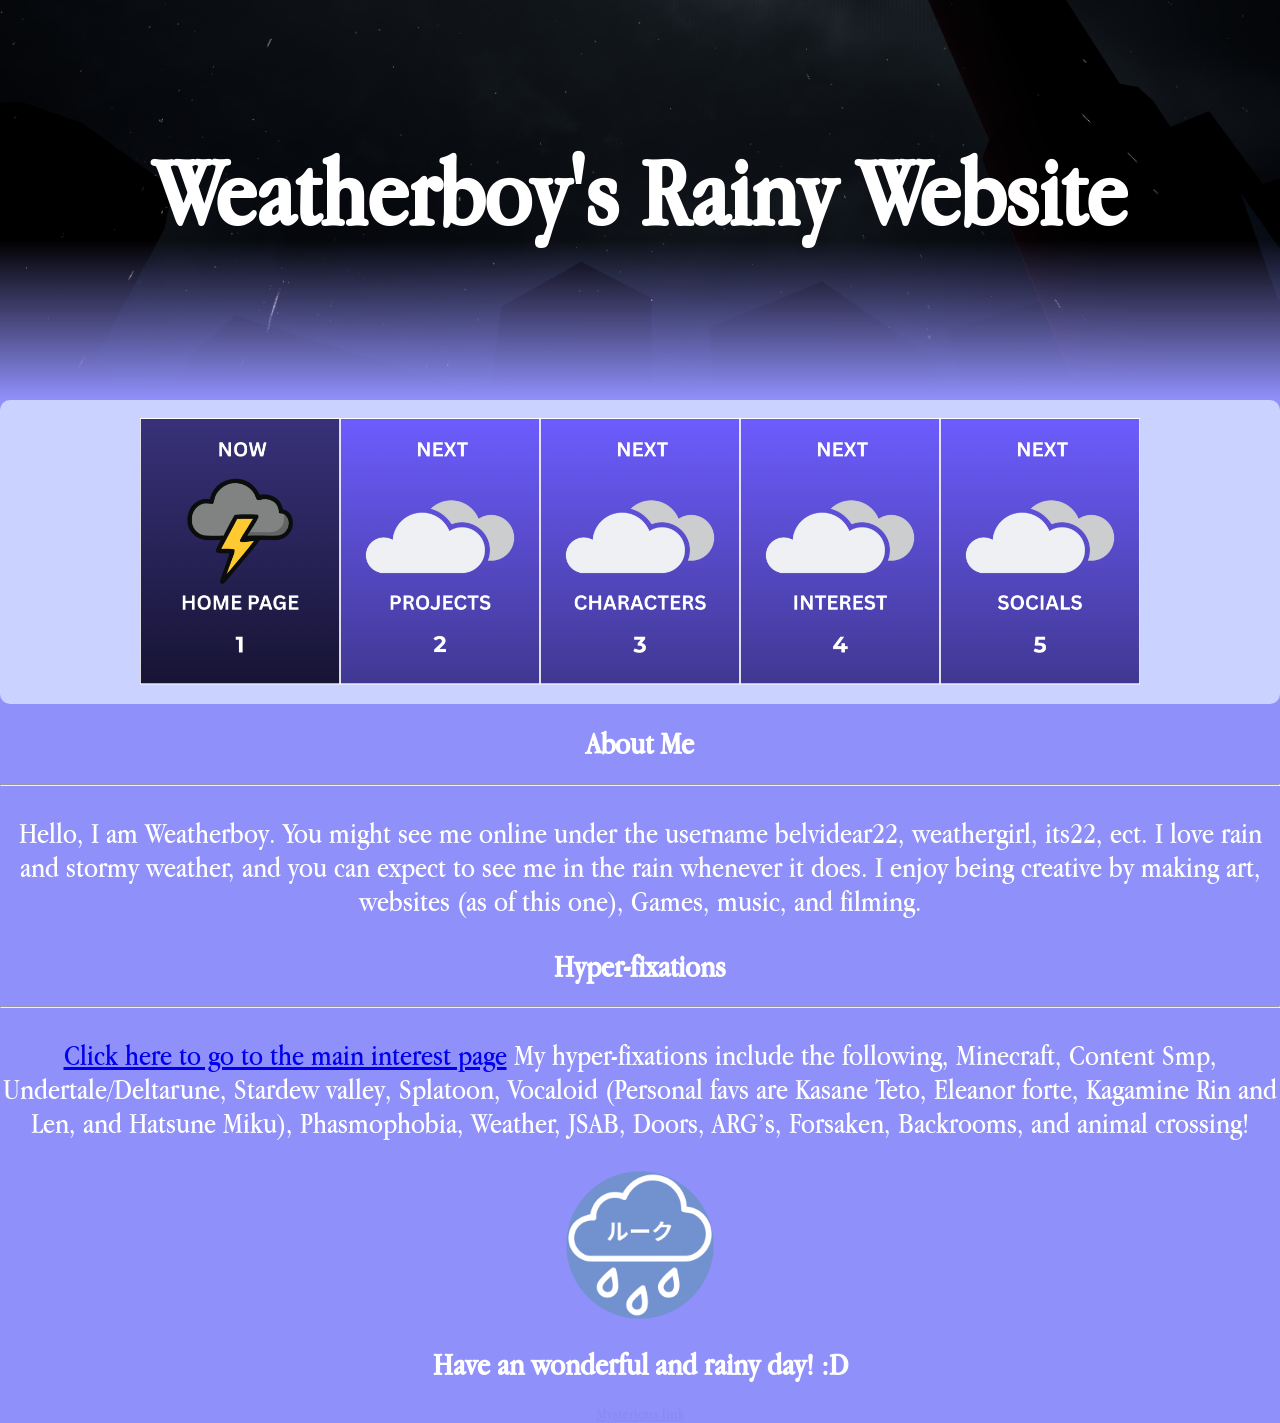
<file: index.html>
<!DOCTYPE html>
<html lang="en">
<head>
    <meta charset="UTF-8">
    <meta name="viewport" content="width=device-width, initial-scale=1.0">
    <title>Weatherboy's Rainy Website</title>
    <link rel="icon" type="image/x-icon" href="images/ルーク.png?">
    <link rel="stylesheet" href="mainpage.css">
</head>
<body>
    
    <div class="gradient-background">
                <h1 style="justify-content: center; display: flex; height: 250px; align-items: flex-end; font-size: 100px;  background: transparent; margin: 0;">
        Weatherboy's Rainy Website
        </h1>
    </div>
    <div class="box">
        <ul class="order">
            <a href="index.html" class="current"><li><img src="images/icon/homepagecurrent.png"></li></a>
            <a href="projects.html"><li><img src="images/icon/projectsnotcurrent.png"></li></a>
            <a href="characters.html"><li><img src="images/icon/charactersnotcurrent.png"></li></a>
            <a href="intrest.html"><li><img src="images/icon/interestnotcurrent.png"></li></a>
            <a href="social.html"><li><img src="images/icon/socialsnotcurrent.png"></li></a>
        </ul>
    </div>
    <h1>About Me</h1><hr>
    <p>Hello, I am Weatherboy. You might see me online under the username belvidear22, weathergirl, its22, ect. I love rain and stormy weather, and you can expect to see me in the rain whenever it does. I enjoy being creative by making art, websites (as of this one), Games, music, and filming. </p>
    <h1>Hyper-fixations</h1><hr>
    <p><a href="intrest.html">Click here to go to the main interest page</a> My hyper-fixations include the following, Minecraft, Content Smp, Undertale/Deltarune, Stardew valley, Splatoon, Vocaloid (Personal favs are Kasane Teto, Eleanor forte, Kagamine Rin and Len, and Hatsune Miku), Phasmophobia, Weather, JSAB, Doors, ARG’s, Forsaken, Backrooms, and animal crossing!</p>
    <div><img src="images\ルーク.png" alt="my logo" style="width: 150px; height: auto; justify-content: left;">
        <h1>Have an wonderful and rainy day! :D</h1>
    </div>
    <a href="https://www.youtube.com/watch?v=dQw4w9WgXcQ" style="color: rgb(138, 138, 241); text-align: left;">Mysterious link</a>
</body>
</html>
</file>
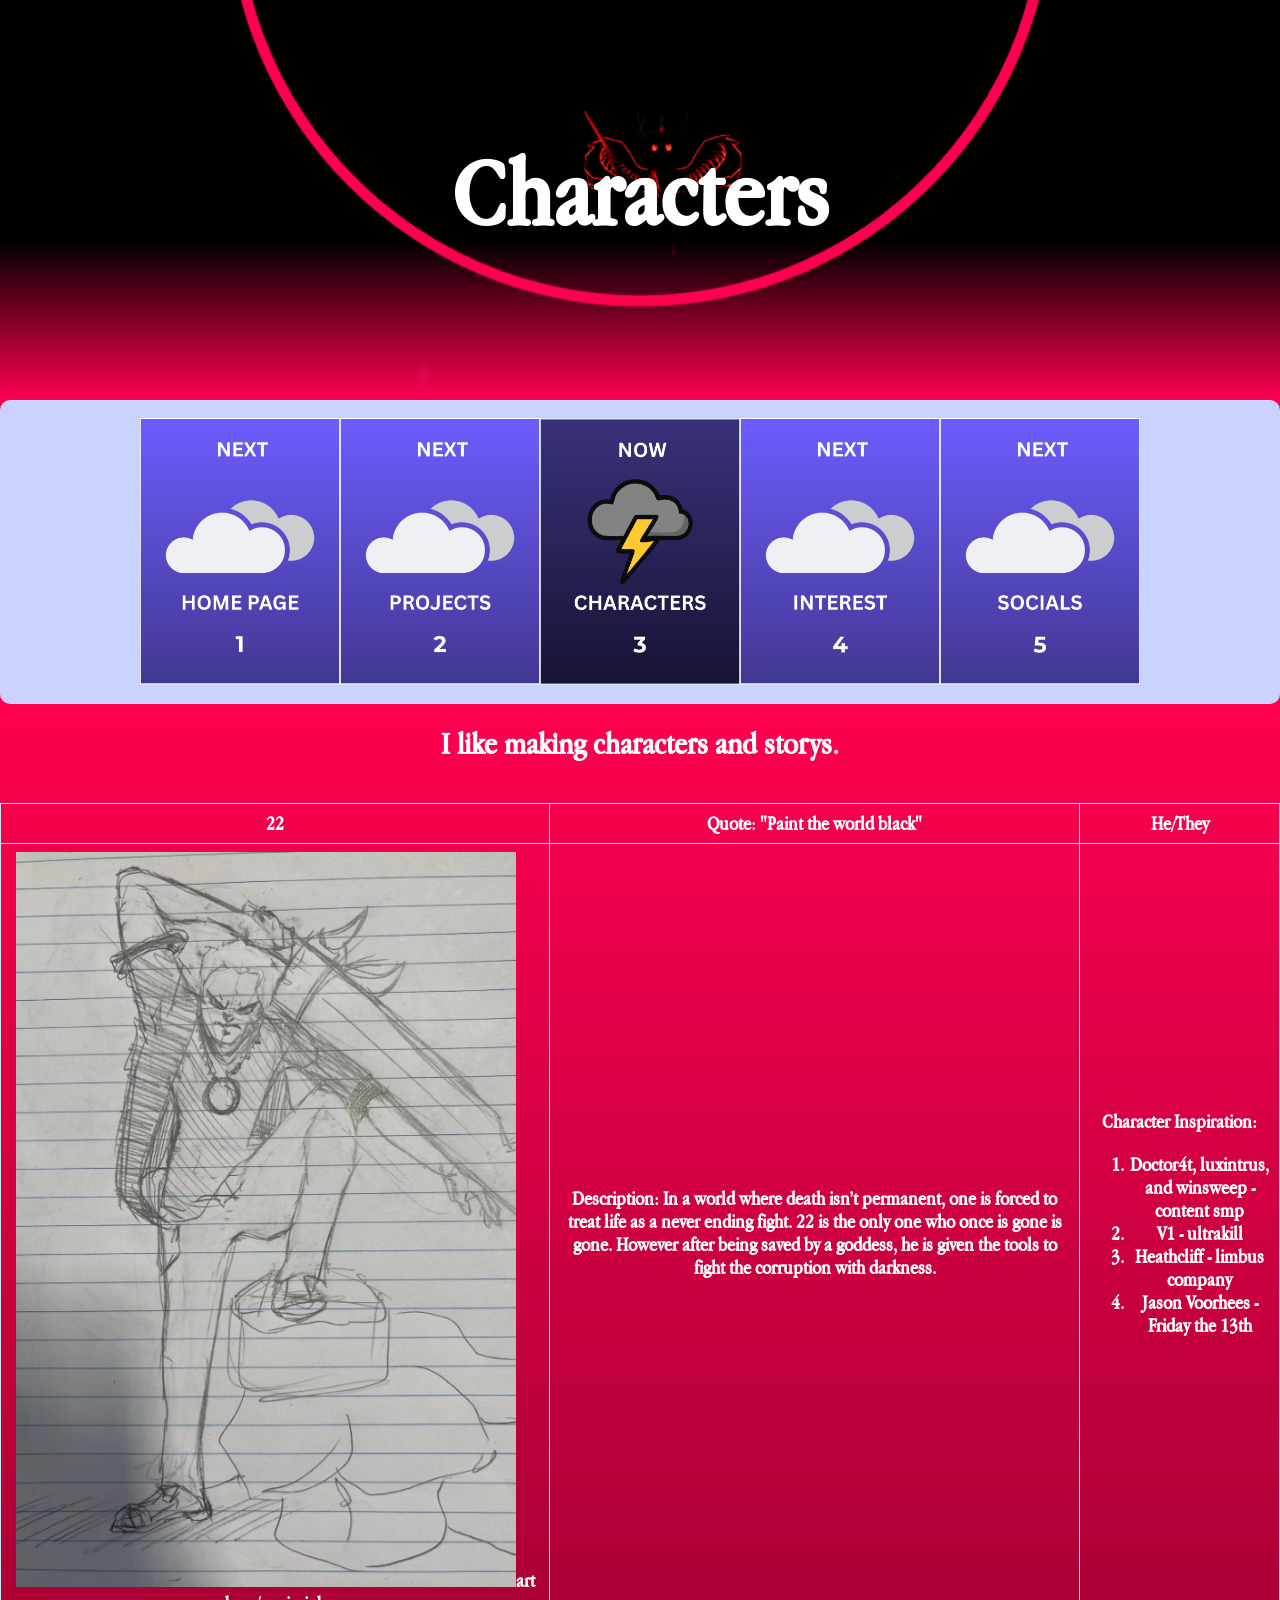
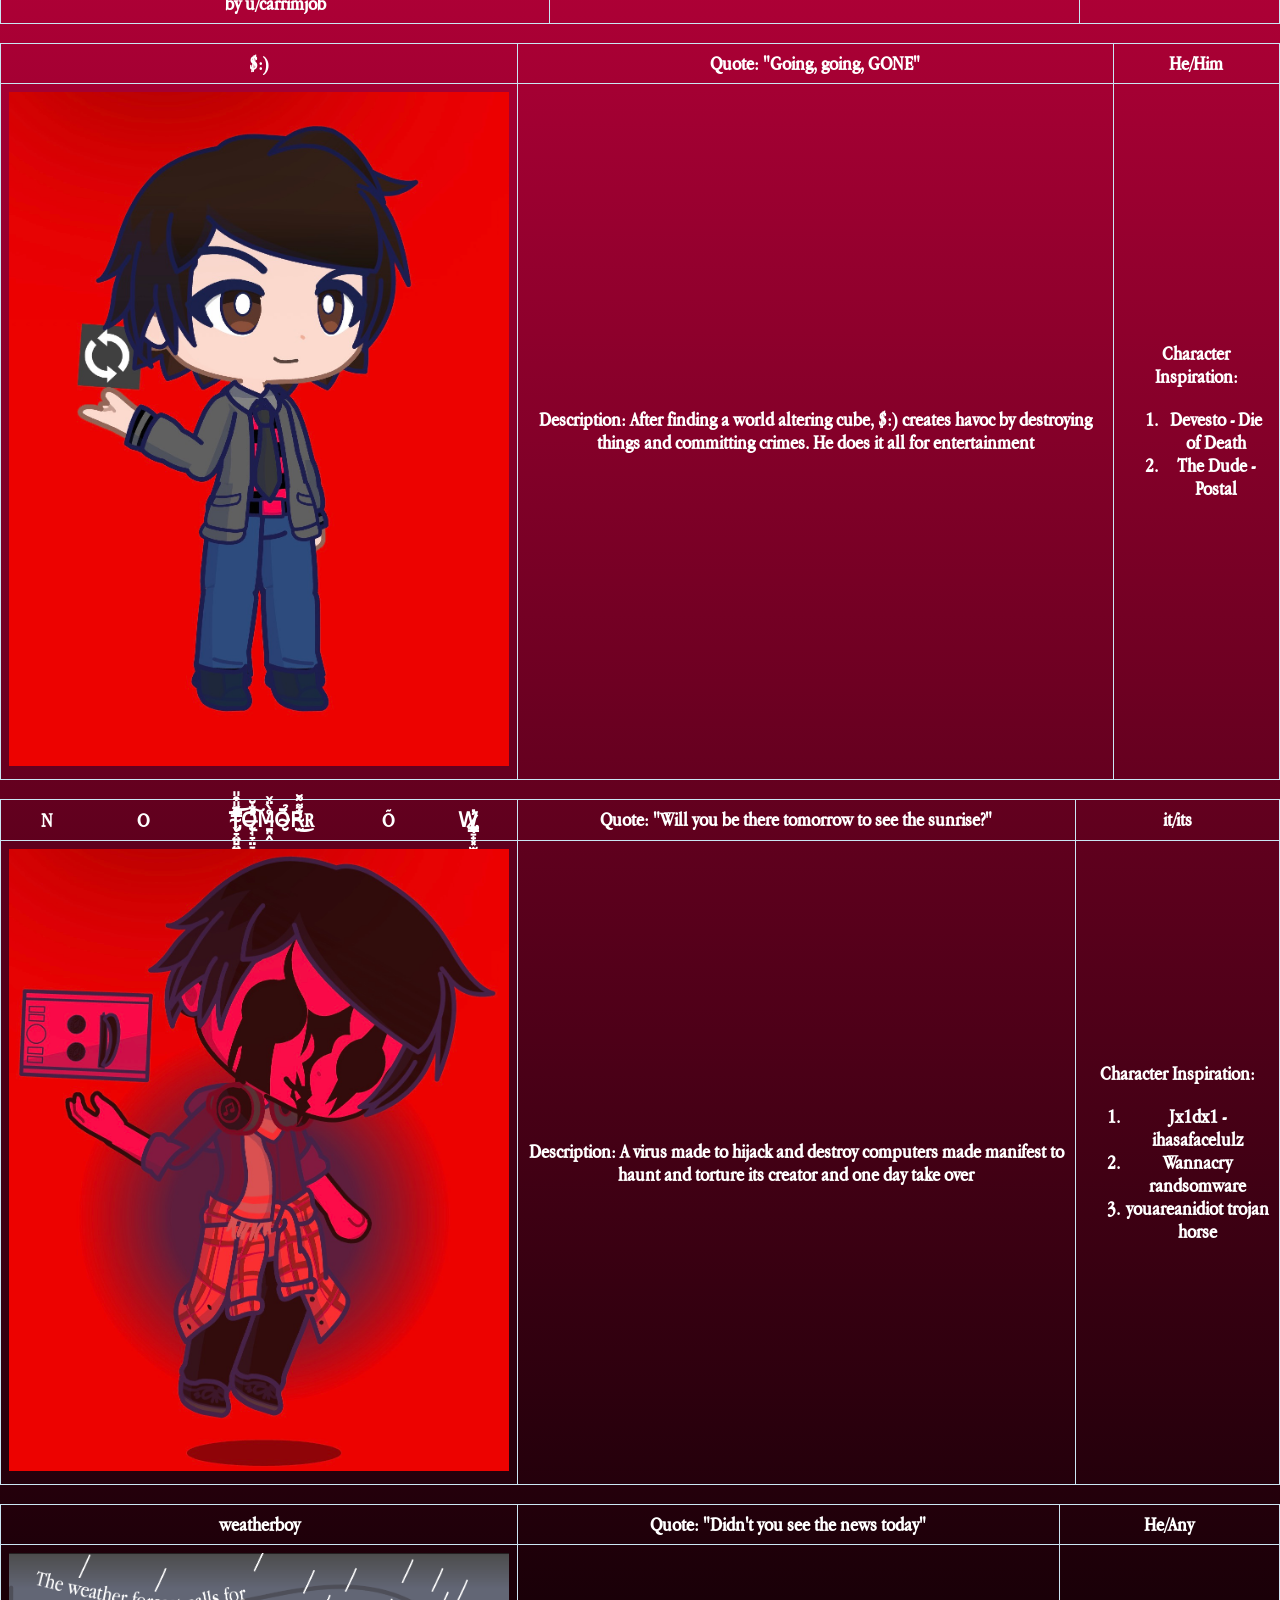
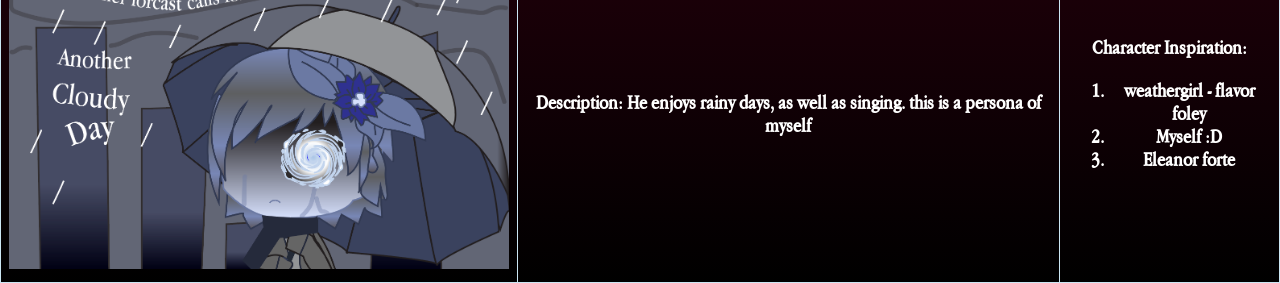
<file: characters.html>
<!DOCTYPE html>
<html lang="en">
<head>
    <meta charset="UTF-8">
    <meta name="viewport" content="width=device-width, initial-scale=1.0">
    <title>Weatherboy's Rainy Website - Characters</title>
    <link rel="icon" type="image/x-icon" href="images/ルーク.png">
    <link rel="stylesheet" href="characters.css">
</head>
<body>
    <div class="gradient-background">
        <h1 class="imagetext" style="justify-content: center; display: flex; height: 250px; align-items: flex-end; font-size: 100px;  background: transparent; margin: 0;">Characters</h1>
    </div>
    <div class="box">
        <ul class="order">
            <a href="index.html" class="current"><li><img src="images/icon/homepagenotcurrent.png"></li></a>
            <a href="projects.html"><li><img src="images/icon/projectsnotcurrent.png"></li></a>
            <a href="characters.html"><li><img src="images/icon/characterscurrent.png"></li></a>
            <a href="intrest.html"><li><img src="images/icon/interestnotcurrent.png"></li></a>
            <a href="social.html"><li><img src="images/icon/socialsnotcurrent.png"></li></a>
        </ul>
    </div>
    <h1>I like making characters and storys.</h1>
    <br>
    <Table>
        <tr>
            <th>22</th>
            <th>Quote: "Paint the world black"</th>
            <th>He/They</th>
        </tr>
        <tr>
            <th><img src="images/twentytwo.PNG" alt="22">art by u/carrimjob</th>
            <th>Description: In a world where death isn’t permanent, one is forced to treat life as a never ending fight. 22 is the only one who once is gone is gone. However after being saved by a goddess, he is given the tools to fight the corruption with darkness.</th>
            <th>Character Inspiration: <ol>
                <Li>Doctor4t, luxintrus, and winsweep - content smp</Li>
                <li>V1 - ultrakill</li>
                <li>Heathcliff - limbus company</li>
                <li>Jason Voorhees - Friday the 13th</li>
            </ol></th>
        </tr>
    </Table>
    <br>
    <Table>
        <tr>
            <th>$:)</th>
            <th>Quote: "Going, going, GONE"</th>
            <th>He/Him</th>
        </tr>
        <tr>
            <th><img src="images/goinggone.PNG" alt="postal"></th>
            <th>Description: After finding a world altering cube, $:) creates havoc by destroying things and committing crimes. He does it all for entertainment </th>
            <th>Character Inspiration: <ol>
                <Li>Devesto - Die of Death</Li>
                <li>The Dude - Postal</li>
            </ol></th>
        </tr>
    </Table>
    <br>
    <Table>
        <tr>
            <th>N̷̩̤̩̦̟̰̱̊͊͐͂̀̄͛͊̌̈́̀̕̚O̷̥͖̱̘͔͒́̽̾̈́̈́̎̉̐͐́̄͝͠T̴̨̨̡̬̞͍̺͍͎̤̭̱̈́̎͒̎̔̾͌̒̎̆̾̿̂͝O̶̢̮̘̞̤̠̜̬̣̱̍̐̆̾͋͠M̵̱̪̭̊̀̈̌Ō̴̮͑̉R̴̫̐͌̃̆͜Ŗ̴̧̻͙̭̬̩̟̻̯̬̖̺̞͗͗Õ̸̢̱̰̲̺̬̯̰͒́̌͛̓͜͠W̷̡͓̳̖̠̟͓̫̩̤̥̓ͅ</th>
            <th>Quote: "Will you be there tomorrow to see the sunrise?"</th>
            <th>it/its</th>
        </tr>
        <tr>
            <th><img src="images/die.PNG" alt="404 image not found"></th>
            <th>Description: A virus made to hijack and destroy computers made manifest to haunt and torture its creator and one day take over</th>
            <th>Character Inspiration: <ol>
                <Li>Jx1dx1 - ihasafacelulz</Li>
                <li>Wannacry randsomware</li>
                <li>youareanidiot trojan horse</li>
            </ol></th>
        </tr>
    </Table>
    <br>
    <Table>
        <tr>
            <th>weatherboy</th>
            <th>Quote: "Didn't you see the news today"</th>
            <th>He/Any</th>
        </tr>
        <tr>
            <th><img src="images/Screenshot 2026-09-29 220134.png" alt="weatherboy"></th>
            <th>Description: He enjoys rainy days, as well as singing. this is a persona of myself </th>
            <th>Character Inspiration: <ol>
                <Li>weathergirl - flavor foley</Li>
                <li>Myself :D</li>
                <li>Eleanor forte</li>
            </ol></th>
        </tr>
    </Table>
</body>
</html>
</file>
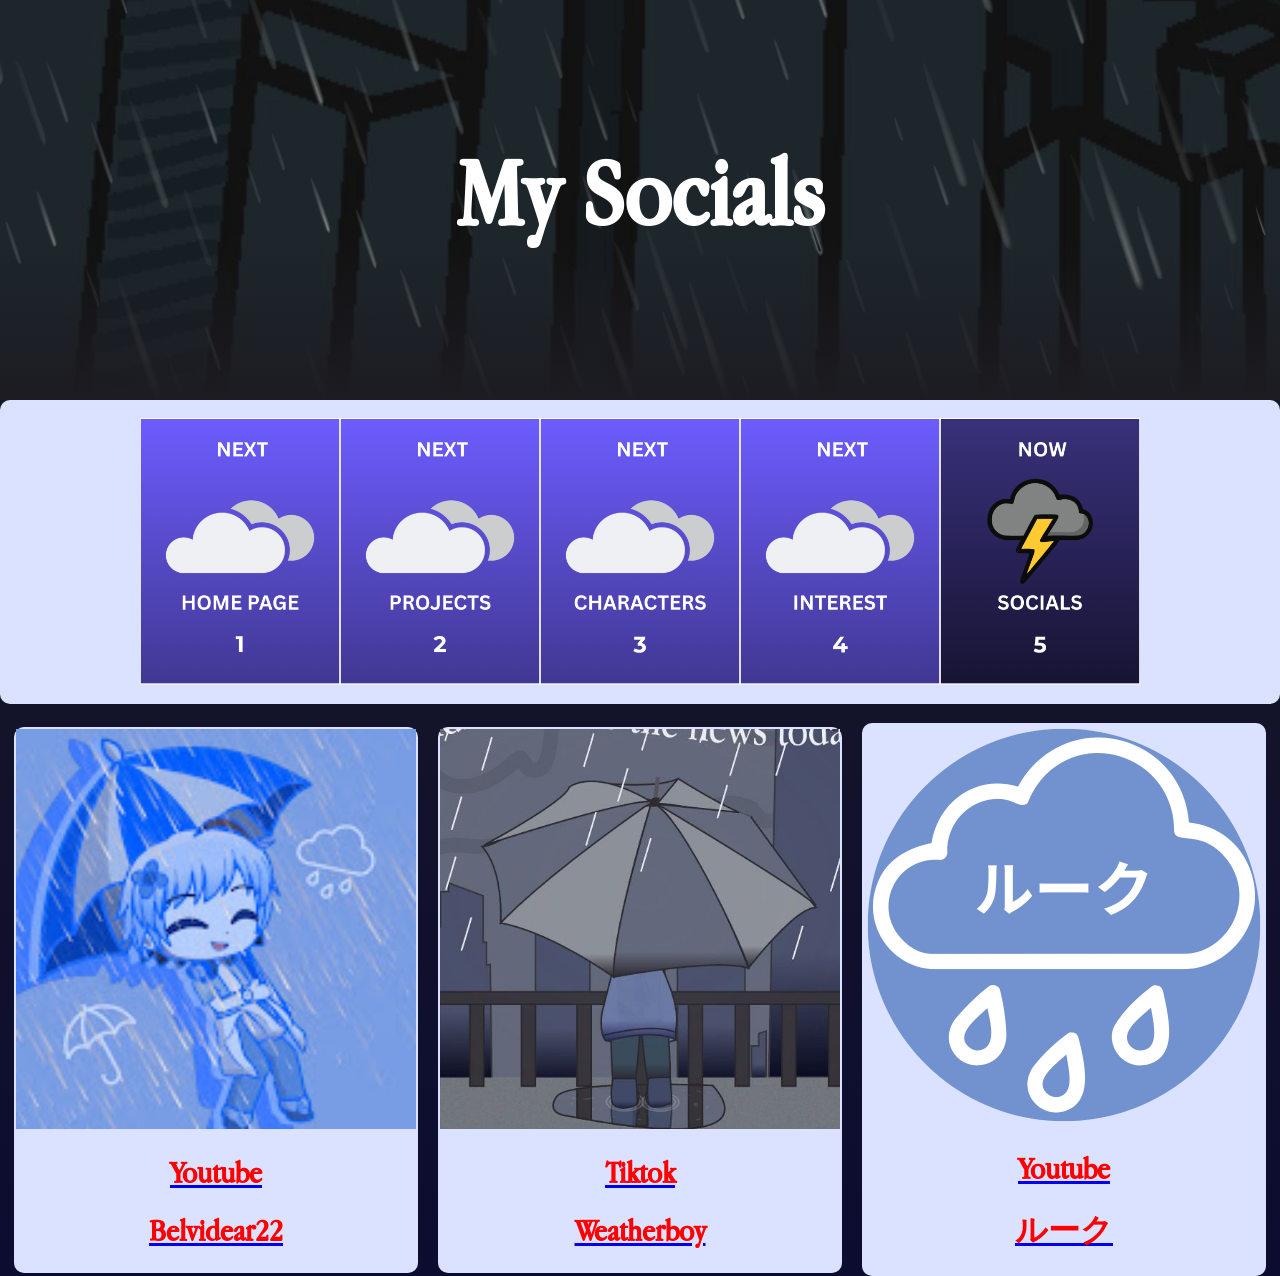
<file: social.html>
<!DOCTYPE html>
<html lang="en">
<head>
    <meta charset="UTF-8">
    <meta name="viewport" content="width=device-width, initial-scale=1.0">
    <title>Weatherboy's Rainy Website - Socails</title>
    <link rel="icon" type="image/x-icon" href="images/ルーク.png">
    <link rel="stylesheet" href="social.css">
</head>
<body>
    <div class="gradient-background">
        <h1 style="justify-content: center; display: flex; height: 250px; align-items: flex-end; font-size: 100px; background: transparent; margin: 0;">My Socials</h1>
    </div>
    <div class="box2">
        <ul class="order">
            <a href="index.html" class="current"><li><img src="images/icon/homepagenotcurrent.png"></li></a>
            <a href="projects.html"><li><img src="images/icon/projectsnotcurrent.png"></li></a>
            <a href="characters.html"><li><img src="images/icon/charactersnotcurrent.png"></li></a>
            <a href="intrest.html"><li><img src="images/icon/interestnotcurrent.png"></li></a>
            <a href="social.html"><li><img src="images/icon/socialscurrent.png"></li></a>
        </ul>
    </div>
    <br>
    <div class="container">
        <div class="box">
            <a href="https://m.youtube.com/channel/UC47lIiTeF1hI7suXKBm_NUg">
            <img src="images/icona.png">
            <h1>Youtube</h1>
            <h1>Belvidear22</h1></a>
        </div>
        <div class="box">
            <a href="https://www.tiktok.com/@belvidear?_r=1&_t=ZT-9A7OBKOKboz"><img src="images/icon2.png">
            <h1>Tiktok</h1>
            <h1>Weatherboy</h1></a>
        </div>
        <div class="box">
            <a href="https://youtube.com/channel/UCaiOM8YTDlMHwut478MuoHg?si=olVZnQcU1mU5bwKb"><img src="images/ルーク.png">
            <h1>Youtube</h1>
            <h1> ルーク </h1></a>
        </div>
    </div>
</body>
</html>
</file>
<file: mainpage.css>
body {
    background-color: rgba(144, 144, 251);
        min-height: 100vh; 
            margin: 0
}
@font-face {
  font-family: apple; 
  src: url("fonts/AppleGaramond.woff"); 
}
body {
    font-family: apple;
    color: white;
    text-align: center;
}

.gradient-background {
  width: 100%;
  height: 400px;
  display: block;
  background-size: cover;
  background-position: center;

  background-image: 
    linear-gradient(to top, rgba(144, 144, 251) 0%, rgba(35, 42, 48, 0) 40%), 
    url('images/Untitled design.png');
}
.imagetext {
    background: transparent;
    margin: 0;
}
.box {
    background-color: rgb(202, 211, 255);
    padding: 2px;
    border-radius: 10px;
    max-width: auto;
    max-height: 300px;
    border-color: blue;
}
.order {
    display: flex;
    list-style-type: none;
    gap: 0px;
    padding: 0;
    justify-content: center;
}


li img {
    width: 200px;
    height: auto;
    border-radius: 0;
}
p {
    font-size: 30px;
}
.container {
    display: flex;
    align-items: center;
    gap: 100px
}
</file>
<file: characters.css>
body {
    background: linear-gradient(to bottom, #ff004f 20%, rgb(0,0,0) 100%);
        min-height: 100vh; 
            margin: 0
}
@font-face {
  font-family: apple; 
  src: url("fonts/AppleGaramond.woff"); 
}
body {
    font-family: apple;
    color: white;
    text-align: center;
}

.gradient-background {
  width: 100%;
  height: 400px;
  display: block;
  background-size: cover;
  background-position: center;

  background-image: 
    linear-gradient(to top, #ff004f 0%, rgba(35, 42, 48, 0) 40%), 
    url('images/ifthisdoesntcenteriwillpuntthecomputeroutthewindow.png');
}
.imagetext {
    background: transparent;
    margin: 0;
}
.box {
    background-color: rgb(202, 211, 255);
    padding: 2px;
    border-radius: 10px;
    max-width: auto;
    max-height: 300px;
    border-color: blue;
}
.order {
    display: flex;
    list-style-type: none;
    gap: 0px;
    padding: 0;
    justify-content: center;
}


li img {
    width: 200px;
    height: auto;
    border-radius: 0;
}
p {
    font-size: 30px;
}
  table {
    border-collapse: collapse; 
    width: 100%;
  }

  th, td {
    border: 1px solid rgb(203, 230, 243); 
    padding: 8px;
    text-align: center;
    font-size: 20px;
  }
table img {
    width: 500px;
    height: auto;
}
</file>
<file: social.css>
.container {
  display: flex;         
  align-items: center;   
  gap: 20px; 
  justify-content: center;

}
body {
    background: linear-gradient(to bottom, rgb(28, 28, 34) 0%, rgb(12, 12, 49) 100%);
    text-align: center;
    color: white;
          min-height: 100vh; 
            margin: 0;
    font-family: apple;
}
@font-face {
  font-family: apple; 
  src: url("fonts/AppleGaramond.woff"); 
}
.box {
    background-color: rgb(219, 226, 255);
    padding: 2px;
    border-radius: 10px;
    max-width: auto;
    max-height: auto;
    border-color: blue;
}
.box2 {
    background-color: rgb(219, 226, 255);
    padding: 2px;
    border-radius: 10px;
    max-width: auto;
    max-height: 300px;
    border-color: blue;
}
.box h1 {
    color: red;
}
.box img {
    width: 400px;
    height: 400px;
}
.gradient-background {
  width: 100%;
  height: 400px;
  display: block;
  background-size: cover;
  background-position: center;
  

  background-image: 
    linear-gradient(to top, rgb(28, 28, 34) 0%, rgba(12, 12, 49, 0) 40%), 
    url('images/rain1.png');
}
.box2 li img {
    width: 200px;
    height: auto;
    border-radius: 0;
}
.order {
    display: flex;
    list-style-type: none;
    gap: 0px;
    padding: 0;
    justify-content: center;
}
</file>
